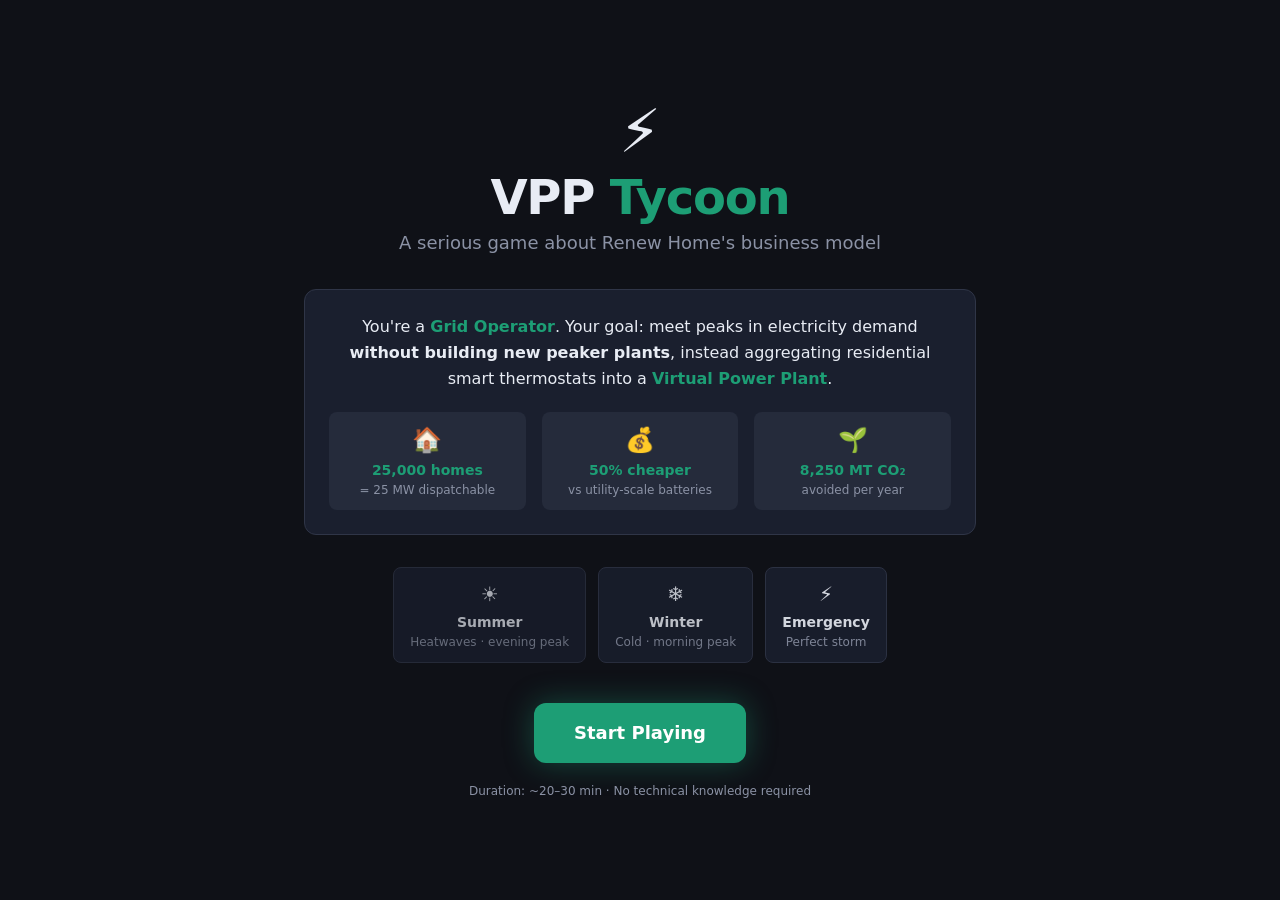
<file: game/index.html>
<!DOCTYPE html>
<html lang="en">
  <head>
    <meta charset="UTF-8" />
    <meta name="viewport" content="width=device-width, initial-scale=1.0" />
    <title>VPP Tycoon ⚡</title>
    <script type="module" crossorigin src="/game/assets/index-B7hBpSag.js"></script>
    <link rel="stylesheet" crossorigin href="/game/assets/index-CH_CKX0d.css">
  </head>
  <body>
    <div id="root"></div>
  </body>
</html>
</file>
<file: game/assets/index-CH_CKX0d.css>
*,:before,:after{--tw-border-spacing-x: 0;--tw-border-spacing-y: 0;--tw-translate-x: 0;--tw-translate-y: 0;--tw-rotate: 0;--tw-skew-x: 0;--tw-skew-y: 0;--tw-scale-x: 1;--tw-scale-y: 1;--tw-pan-x: ;--tw-pan-y: ;--tw-pinch-zoom: ;--tw-scroll-snap-strictness: proximity;--tw-gradient-from-position: ;--tw-gradient-via-position: ;--tw-gradient-to-position: ;--tw-ordinal: ;--tw-slashed-zero: ;--tw-numeric-figure: ;--tw-numeric-spacing: ;--tw-numeric-fraction: ;--tw-ring-inset: ;--tw-ring-offset-width: 0px;--tw-ring-offset-color: #fff;--tw-ring-color: rgb(59 130 246 / .5);--tw-ring-offset-shadow: 0 0 #0000;--tw-ring-shadow: 0 0 #0000;--tw-shadow: 0 0 #0000;--tw-shadow-colored: 0 0 #0000;--tw-blur: ;--tw-brightness: ;--tw-contrast: ;--tw-grayscale: ;--tw-hue-rotate: ;--tw-invert: ;--tw-saturate: ;--tw-sepia: ;--tw-drop-shadow: ;--tw-backdrop-blur: ;--tw-backdrop-brightness: ;--tw-backdrop-contrast: ;--tw-backdrop-grayscale: ;--tw-backdrop-hue-rotate: ;--tw-backdrop-invert: ;--tw-backdrop-opacity: ;--tw-backdrop-saturate: ;--tw-backdrop-sepia: ;--tw-contain-size: ;--tw-contain-layout: ;--tw-contain-paint: ;--tw-contain-style: }::backdrop{--tw-border-spacing-x: 0;--tw-border-spacing-y: 0;--tw-translate-x: 0;--tw-translate-y: 0;--tw-rotate: 0;--tw-skew-x: 0;--tw-skew-y: 0;--tw-scale-x: 1;--tw-scale-y: 1;--tw-pan-x: ;--tw-pan-y: ;--tw-pinch-zoom: ;--tw-scroll-snap-strictness: proximity;--tw-gradient-from-position: ;--tw-gradient-via-position: ;--tw-gradient-to-position: ;--tw-ordinal: ;--tw-slashed-zero: ;--tw-numeric-figure: ;--tw-numeric-spacing: ;--tw-numeric-fraction: ;--tw-ring-inset: ;--tw-ring-offset-width: 0px;--tw-ring-offset-color: #fff;--tw-ring-color: rgb(59 130 246 / .5);--tw-ring-offset-shadow: 0 0 #0000;--tw-ring-shadow: 0 0 #0000;--tw-shadow: 0 0 #0000;--tw-shadow-colored: 0 0 #0000;--tw-blur: ;--tw-brightness: ;--tw-contrast: ;--tw-grayscale: ;--tw-hue-rotate: ;--tw-invert: ;--tw-saturate: ;--tw-sepia: ;--tw-drop-shadow: ;--tw-backdrop-blur: ;--tw-backdrop-brightness: ;--tw-backdrop-contrast: ;--tw-backdrop-grayscale: ;--tw-backdrop-hue-rotate: ;--tw-backdrop-invert: ;--tw-backdrop-opacity: ;--tw-backdrop-saturate: ;--tw-backdrop-sepia: ;--tw-contain-size: ;--tw-contain-layout: ;--tw-contain-paint: ;--tw-contain-style: }*,:before,:after{box-sizing:border-box;border-width:0;border-style:solid;border-color:#e5e7eb}:before,:after{--tw-content: ""}html,:host{line-height:1.5;-webkit-text-size-adjust:100%;-moz-tab-size:4;-o-tab-size:4;tab-size:4;font-family:ui-sans-serif,system-ui,sans-serif,"Apple Color Emoji","Segoe UI Emoji",Segoe UI Symbol,"Noto Color Emoji";font-feature-settings:normal;font-variation-settings:normal;-webkit-tap-highlight-color:transparent}body{margin:0;line-height:inherit}hr{height:0;color:inherit;border-top-width:1px}abbr:where([title]){-webkit-text-decoration:underline dotted;text-decoration:underline dotted}h1,h2,h3,h4,h5,h6{font-size:inherit;font-weight:inherit}a{color:inherit;text-decoration:inherit}b,strong{font-weight:bolder}code,kbd,samp,pre{font-family:ui-monospace,SFMono-Regular,Menlo,Monaco,Consolas,Liberation Mono,Courier New,monospace;font-feature-settings:normal;font-variation-settings:normal;font-size:1em}small{font-size:80%}sub,sup{font-size:75%;line-height:0;position:relative;vertical-align:baseline}sub{bottom:-.25em}sup{top:-.5em}table{text-indent:0;border-color:inherit;border-collapse:collapse}button,input,optgroup,select,textarea{font-family:inherit;font-feature-settings:inherit;font-variation-settings:inherit;font-size:100%;font-weight:inherit;line-height:inherit;letter-spacing:inherit;color:inherit;margin:0;padding:0}button,select{text-transform:none}button,input:where([type=button]),input:where([type=reset]),input:where([type=submit]){-webkit-appearance:button;background-color:transparent;background-image:none}:-moz-focusring{outline:auto}:-moz-ui-invalid{box-shadow:none}progress{vertical-align:baseline}::-webkit-inner-spin-button,::-webkit-outer-spin-button{height:auto}[type=search]{-webkit-appearance:textfield;outline-offset:-2px}::-webkit-search-decoration{-webkit-appearance:none}::-webkit-file-upload-button{-webkit-appearance:button;font:inherit}summary{display:list-item}blockquote,dl,dd,h1,h2,h3,h4,h5,h6,hr,figure,p,pre{margin:0}fieldset{margin:0;padding:0}legend{padding:0}ol,ul,menu{list-style:none;margin:0;padding:0}dialog{padding:0}textarea{resize:vertical}input::-moz-placeholder,textarea::-moz-placeholder{opacity:1;color:#9ca3af}input::placeholder,textarea::placeholder{opacity:1;color:#9ca3af}button,[role=button]{cursor:pointer}:disabled{cursor:default}img,svg,video,canvas,audio,iframe,embed,object{display:block;vertical-align:middle}img,video{max-width:100%;height:auto}[hidden]:where(:not([hidden=until-found])){display:none}.fixed{position:fixed}.inset-0{top:0;right:0;bottom:0;left:0}.z-50{z-index:50}.mx-4{margin-left:1rem;margin-right:1rem}.mx-auto{margin-left:auto;margin-right:auto}.mb-0\.5{margin-bottom:.125rem}.mb-1{margin-bottom:.25rem}.mb-1\.5{margin-bottom:.375rem}.mb-10{margin-bottom:2.5rem}.mb-2{margin-bottom:.5rem}.mb-3{margin-bottom:.75rem}.mb-4{margin-bottom:1rem}.mb-5{margin-bottom:1.25rem}.mb-6{margin-bottom:1.5rem}.mb-8{margin-bottom:2rem}.ml-1{margin-left:.25rem}.mr-2{margin-right:.5rem}.mt-0\.5{margin-top:.125rem}.mt-1{margin-top:.25rem}.mt-1\.5{margin-top:.375rem}.mt-2{margin-top:.5rem}.mt-3{margin-top:.75rem}.mt-5{margin-top:1.25rem}.flex{display:flex}.grid{display:grid}.h-1\.5{height:.375rem}.h-2{height:.5rem}.h-full{height:100%}.h-screen{height:100vh}.w-10{width:2.5rem}.w-16{width:4rem}.w-32{width:8rem}.w-60{width:15rem}.w-72{width:18rem}.w-80{width:20rem}.w-full{width:100%}.w-screen{width:100vw}.min-w-0{min-width:0px}.max-w-2xl{max-width:42rem}.max-w-3xl{max-width:48rem}.max-w-lg{max-width:32rem}.flex-1{flex:1 1 0%}.flex-shrink-0{flex-shrink:0}@keyframes pulse{50%{opacity:.5}}.animate-pulse{animation:pulse 2s cubic-bezier(.4,0,.6,1) infinite}.cursor-help{cursor:help}.grid-cols-2{grid-template-columns:repeat(2,minmax(0,1fr))}.grid-cols-3{grid-template-columns:repeat(3,minmax(0,1fr))}.flex-col{flex-direction:column}.flex-wrap{flex-wrap:wrap}.items-start{align-items:flex-start}.items-center{align-items:center}.justify-center{justify-content:center}.justify-between{justify-content:space-between}.justify-around{justify-content:space-around}.gap-1{gap:.25rem}.gap-1\.5{gap:.375rem}.gap-2{gap:.5rem}.gap-3{gap:.75rem}.gap-4{gap:1rem}.gap-5{gap:1.25rem}.gap-x-8{-moz-column-gap:2rem;column-gap:2rem}.gap-y-2{row-gap:.5rem}.space-y-1>:not([hidden])~:not([hidden]){--tw-space-y-reverse: 0;margin-top:calc(.25rem * calc(1 - var(--tw-space-y-reverse)));margin-bottom:calc(.25rem * var(--tw-space-y-reverse))}.space-y-1\.5>:not([hidden])~:not([hidden]){--tw-space-y-reverse: 0;margin-top:calc(.375rem * calc(1 - var(--tw-space-y-reverse)));margin-bottom:calc(.375rem * var(--tw-space-y-reverse))}.space-y-2>:not([hidden])~:not([hidden]){--tw-space-y-reverse: 0;margin-top:calc(.5rem * calc(1 - var(--tw-space-y-reverse)));margin-bottom:calc(.5rem * var(--tw-space-y-reverse))}.overflow-hidden{overflow:hidden}.overflow-y-auto{overflow-y:auto}.rounded{border-radius:.25rem}.rounded-2xl{border-radius:1rem}.rounded-full{border-radius:9999px}.rounded-lg{border-radius:.5rem}.rounded-xl{border-radius:.75rem}.border{border-width:1px}.bg-\[\#0F1117\]{--tw-bg-opacity: 1;background-color:rgb(15 17 23 / var(--tw-bg-opacity, 1))}.p-1{padding:.25rem}.p-1\.5{padding:.375rem}.p-2{padding:.5rem}.p-3{padding:.75rem}.p-4{padding:1rem}.p-5{padding:1.25rem}.p-6{padding:1.5rem}.px-1{padding-left:.25rem;padding-right:.25rem}.px-10{padding-left:2.5rem;padding-right:2.5rem}.px-2{padding-left:.5rem;padding-right:.5rem}.px-3{padding-left:.75rem;padding-right:.75rem}.px-4{padding-left:1rem;padding-right:1rem}.px-5{padding-left:1.25rem;padding-right:1.25rem}.px-6{padding-left:1.5rem;padding-right:1.5rem}.px-8{padding-left:2rem;padding-right:2rem}.py-1{padding-top:.25rem;padding-bottom:.25rem}.py-1\.5{padding-top:.375rem;padding-bottom:.375rem}.py-2{padding-top:.5rem;padding-bottom:.5rem}.py-2\.5{padding-top:.625rem;padding-bottom:.625rem}.py-3{padding-top:.75rem;padding-bottom:.75rem}.py-4{padding-top:1rem;padding-bottom:1rem}.py-5{padding-top:1.25rem;padding-bottom:1.25rem}.py-8{padding-top:2rem;padding-bottom:2rem}.pb-2{padding-bottom:.5rem}.pb-3{padding-bottom:.75rem}.pt-0{padding-top:0}.text-center{text-align:center}.text-right{text-align:right}.font-mono{font-family:ui-monospace,SFMono-Regular,Menlo,Monaco,Consolas,Liberation Mono,Courier New,monospace}.text-2xl{font-size:1.5rem;line-height:2rem}.text-3xl{font-size:1.875rem;line-height:2.25rem}.text-4xl{font-size:2.25rem;line-height:2.5rem}.text-5xl{font-size:3rem;line-height:1}.text-6xl{font-size:3.75rem;line-height:1}.text-\[10px\]{font-size:10px}.text-\[9px\]{font-size:9px}.text-base{font-size:1rem;line-height:1.5rem}.text-lg{font-size:1.125rem;line-height:1.75rem}.text-sm{font-size:.875rem;line-height:1.25rem}.text-xl{font-size:1.25rem;line-height:1.75rem}.text-xs{font-size:.75rem;line-height:1rem}.font-black{font-weight:900}.font-bold{font-weight:700}.font-normal{font-weight:400}.font-semibold{font-weight:600}.uppercase{text-transform:uppercase}.leading-none{line-height:1}.leading-relaxed{line-height:1.625}.tracking-tight{letter-spacing:-.025em}.tracking-wide{letter-spacing:.025em}.text-\[\#1D9E75\]{--tw-text-opacity: 1;color:rgb(29 158 117 / var(--tw-text-opacity, 1))}.text-\[\#8B92A5\]{--tw-text-opacity: 1;color:rgb(139 146 165 / var(--tw-text-opacity, 1))}.text-\[\#E8ECF4\]{--tw-text-opacity: 1;color:rgb(232 236 244 / var(--tw-text-opacity, 1))}.text-white{--tw-text-opacity: 1;color:rgb(255 255 255 / var(--tw-text-opacity, 1))}.blur{--tw-blur: blur(8px);filter:var(--tw-blur) var(--tw-brightness) var(--tw-contrast) var(--tw-grayscale) var(--tw-hue-rotate) var(--tw-invert) var(--tw-saturate) var(--tw-sepia) var(--tw-drop-shadow)}.filter{filter:var(--tw-blur) var(--tw-brightness) var(--tw-contrast) var(--tw-grayscale) var(--tw-hue-rotate) var(--tw-invert) var(--tw-saturate) var(--tw-sepia) var(--tw-drop-shadow)}.transition-all{transition-property:all;transition-timing-function:cubic-bezier(.4,0,.2,1);transition-duration:.15s}.duration-1000{transition-duration:1s}.duration-500{transition-duration:.5s}*{box-sizing:border-box;margin:0;padding:0}body{font-family:Inter,system-ui,-apple-system,sans-serif;background:#0f1117;color:#e8ecf4;overflow:hidden;height:100vh;width:100vw}#root{height:100vh;width:100vw}@keyframes vpp-pulse{0%,to{opacity:.9}50%{opacity:.4}}.vpp-pulse{animation:vpp-pulse 1.4s ease-in-out infinite}@keyframes dispatch-flash{0%,to{opacity:1}50%{opacity:.2}}.dispatch-flash{animation:dispatch-flash .4s ease-in-out infinite}@keyframes slide-in{0%{transform:translateY(-20px);opacity:0}to{transform:translateY(0);opacity:1}}.slide-in{animation:slide-in .3s ease-out}input[type=range]{-webkit-appearance:none;-moz-appearance:none;appearance:none;width:100%;height:5px;border-radius:3px;background:#2f3547;outline:none;cursor:pointer}input[type=range]::-webkit-slider-thumb{-webkit-appearance:none;-moz-appearance:none;appearance:none;width:14px;height:14px;border-radius:50%;cursor:pointer;-webkit-transition:transform .1s;transition:transform .1s}input[type=range]::-webkit-slider-thumb:hover{transform:scale(1.2)}.slider-solar::-webkit-slider-thumb{background:#ba7517}.slider-wind::-webkit-slider-thumb{background:#185fa5}.slider-gas::-webkit-slider-thumb{background:#e24b4a}.slider-vpp::-webkit-slider-thumb{background:#1d9e75}.slider-dispatch::-webkit-slider-thumb{background:#e8ecf4;width:18px;height:18px}::-webkit-scrollbar{width:3px}::-webkit-scrollbar-track{background:transparent}::-webkit-scrollbar-thumb{background:#3b4258;border-radius:2px}.kpi-good{color:#1d9e75}.kpi-warn{color:#ba7517}.kpi-bad{color:#e24b4a}.hover\:scale-105:hover{--tw-scale-x: 1.05;--tw-scale-y: 1.05;transform:translate(var(--tw-translate-x),var(--tw-translate-y)) rotate(var(--tw-rotate)) skew(var(--tw-skew-x)) skewY(var(--tw-skew-y)) scaleX(var(--tw-scale-x)) scaleY(var(--tw-scale-y))}.hover\:scale-\[1\.02\]:hover{--tw-scale-x: 1.02;--tw-scale-y: 1.02;transform:translate(var(--tw-translate-x),var(--tw-translate-y)) rotate(var(--tw-rotate)) skew(var(--tw-skew-x)) skewY(var(--tw-skew-y)) scaleX(var(--tw-scale-x)) scaleY(var(--tw-scale-y))}.hover\:opacity-80:hover{opacity:.8}.active\:scale-95:active{--tw-scale-x: .95;--tw-scale-y: .95;transform:translate(var(--tw-translate-x),var(--tw-translate-y)) rotate(var(--tw-rotate)) skew(var(--tw-skew-x)) skewY(var(--tw-skew-y)) scaleX(var(--tw-scale-x)) scaleY(var(--tw-scale-y))}
</file>
